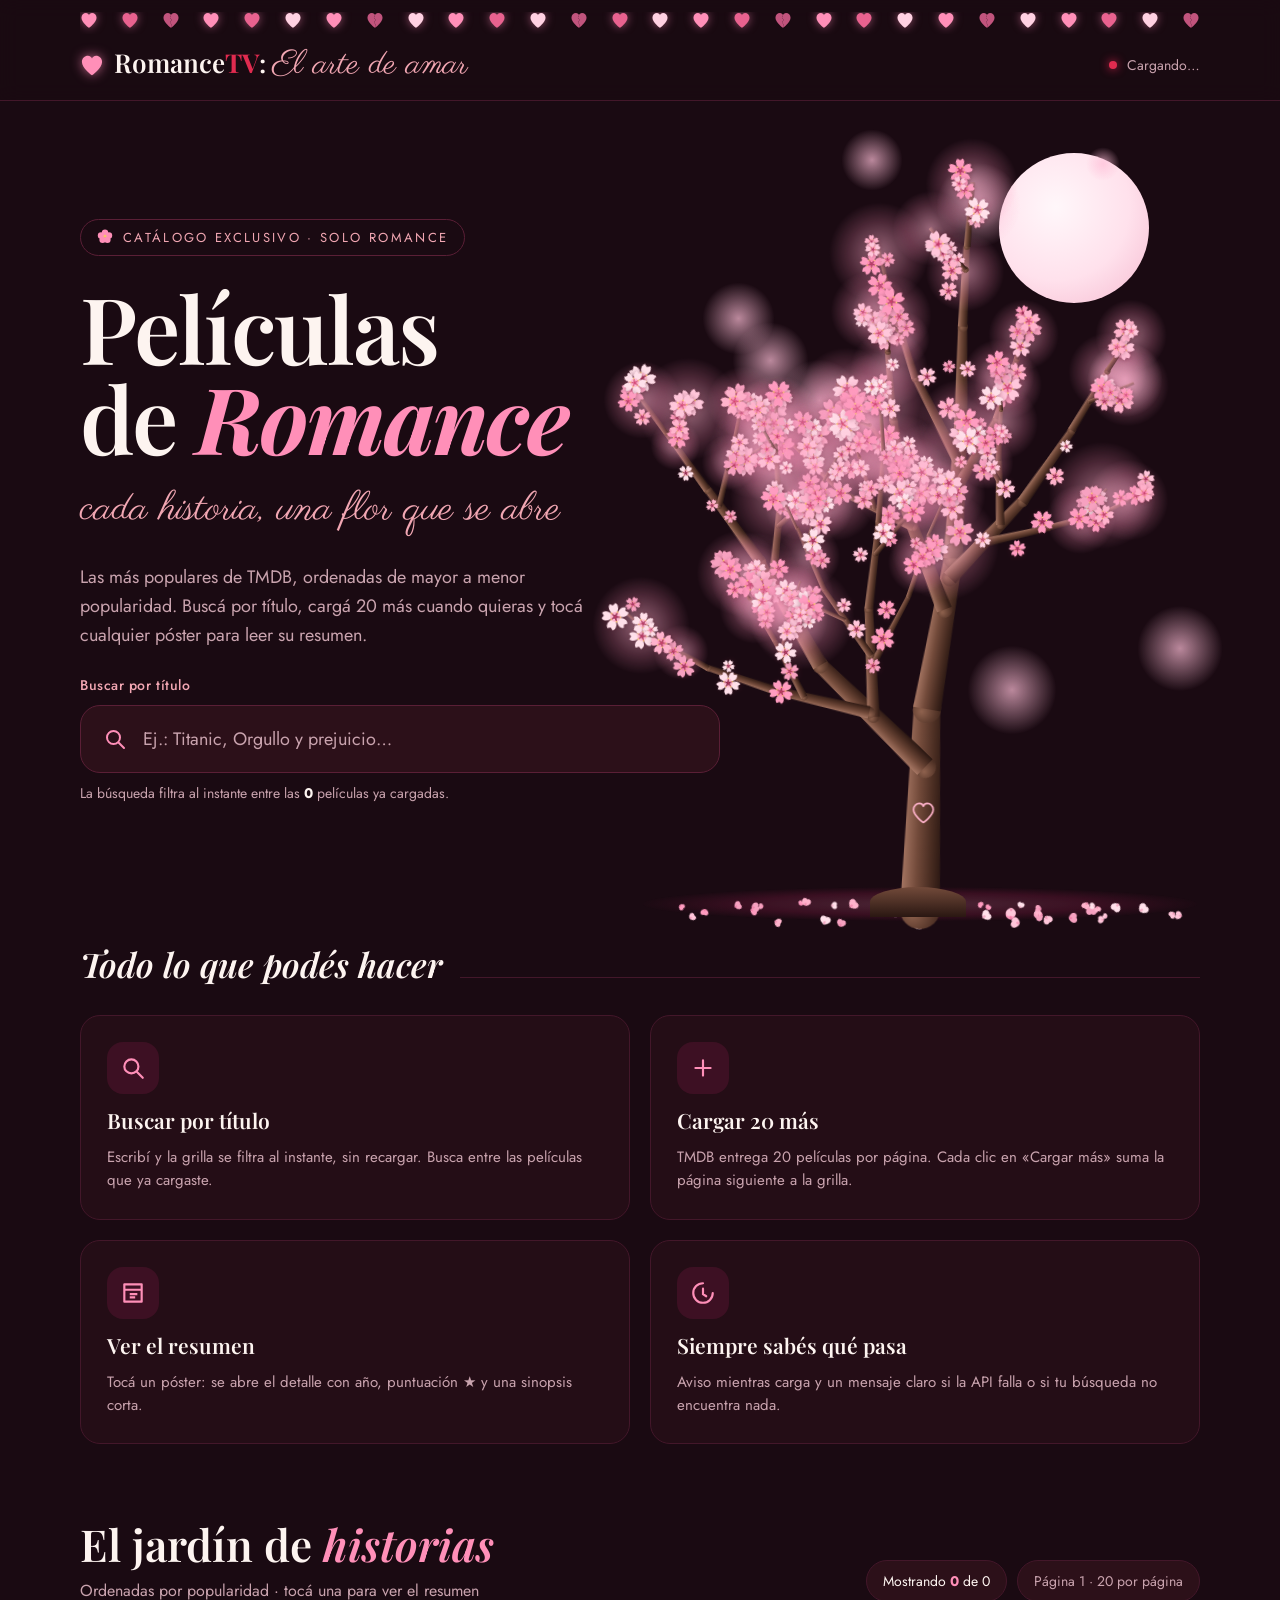
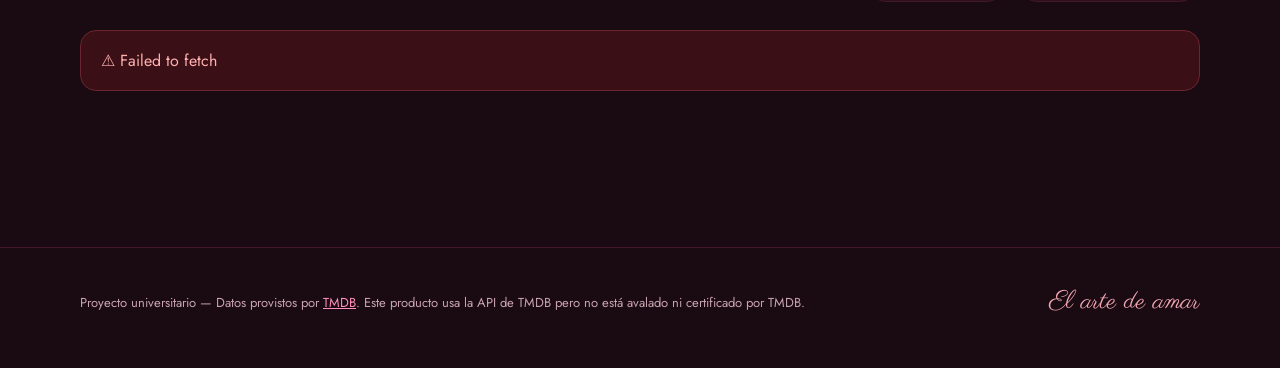
<file: index.html>
<!DOCTYPE html>
<html lang="es">
<head>
  <meta charset="UTF-8" />
  <meta name="viewport" content="width=device-width, initial-scale=1.0" />
  <title>RomanceTV: El arte de amar</title>
  <link rel="preconnect" href="https://fonts.googleapis.com" />
  <link rel="preconnect" href="https://fonts.gstatic.com" crossorigin />
  <link href="https://fonts.googleapis.com/css2?family=Playfair+Display:ital,wght@0,500;0,600;0,700;1,500;1,600;1,700&family=Parisienne&family=Jost:wght@300;400;500;600&display=swap" rel="stylesheet" />
  <link rel="stylesheet" href="style.css" />
</head>
<body>

  <svg class="sprite" aria-hidden="true" focusable="false">
    <symbol id="corazon" viewBox="0 0 100 94">
      <path fill="currentColor" d="M50 88C50 88 8 58 8 32 8 16 20 6 33 6c9 0 15 6 17 12 2-6 8-12 17-12 13 0 25 10 25 26 0 26-42 56-42 56z"></path>
    </symbol>
    <symbol id="mitad-izq" viewBox="0 0 100 94">
      <path fill="currentColor" d="M50 18c-2-6-8-12-17-12C20 6 8 16 8 32c0 26 42 56 42 56l2-20-8-12 10-12-10-12z"></path>
    </symbol>
    <symbol id="mitad-der" viewBox="0 0 100 94">
      <path fill="currentColor" d="M50 18c2-6 8-12 17-12 13 0 25 10 25 26 0 26-42 56-42 56l2-20-8-12 10-12-10-12z"></path>
    </symbol>
    <!-- pétalo de sakura con la muesca en la punta -->
    <symbol id="petalo" viewBox="-12 -2 24 32">
      <path fill="currentColor" d="M0 28C-9 22-11 10-7 3C-5 0-2 0 0 3C2 0 5 0 7 3C11 10 9 22 0 28Z"></path>
      <path fill="#e0487e" opacity=".35" d="M0 28C-3 24-3 19 0 16C3 19 3 24 0 28Z"></path>
    </symbol>
    <!-- flor de sakura: 5 pétalos, estambres y centro -->
    <symbol id="sakura" viewBox="-25 -25 50 50">
      <g fill="currentColor">
        <path d="M0 -3C-8 -9 -11 -19 -5 -24L0 -20.5L5 -24C11 -19 8 -9 0 -3Z"></path>
        <path transform="rotate(72)" d="M0 -3C-8 -9 -11 -19 -5 -24L0 -20.5L5 -24C11 -19 8 -9 0 -3Z"></path>
        <path transform="rotate(144)" d="M0 -3C-8 -9 -11 -19 -5 -24L0 -20.5L5 -24C11 -19 8 -9 0 -3Z"></path>
        <path transform="rotate(216)" d="M0 -3C-8 -9 -11 -19 -5 -24L0 -20.5L5 -24C11 -19 8 -9 0 -3Z"></path>
        <path transform="rotate(288)" d="M0 -3C-8 -9 -11 -19 -5 -24L0 -20.5L5 -24C11 -19 8 -9 0 -3Z"></path>
      </g>
      <circle r="9" fill="#ff5c93" opacity=".3"></circle>
      <path d="M0 0L5.3 -7.3M0 0L8.6 2.8M0 0L0 9M0 0L-8.6 2.8M0 0L-5.3 -7.3" stroke="#d6336c" stroke-width=".9" stroke-linecap="round" fill="none"></path>
      <g fill="#ffd36b">
        <circle cx="5.3" cy="-7.3" r="1.5"></circle><circle cx="8.6" cy="2.8" r="1.5"></circle><circle cx="0" cy="9" r="1.5"></circle><circle cx="-8.6" cy="2.8" r="1.5"></circle><circle cx="-5.3" cy="-7.3" r="1.5"></circle>
      </g>
    </symbol>
    <!-- flor simple (íconos, spinner, botón) -->
    <symbol id="flor" viewBox="0 0 40 40">
      <g fill="currentColor">
        <circle cx="20" cy="9" r="8"></circle><circle cx="30" cy="16" r="8"></circle><circle cx="26" cy="27" r="8"></circle><circle cx="14" cy="27" r="8"></circle><circle cx="10" cy="16" r="8"></circle>
      </g>
      <circle cx="20" cy="18" r="3.5" fill="#f6c667"></circle>
    </symbol>
    <symbol id="lupa" viewBox="0 0 24 24">
      <path fill="none" stroke="currentColor" stroke-width="2" stroke-linecap="round" d="M15.5 15.5 21 21M17 10.5A6.5 6.5 0 1 1 4 10.5a6.5 6.5 0 0 1 13 0Z"></path>
    </symbol>
    <symbol id="mas" viewBox="0 0 24 24">
      <path fill="none" stroke="currentColor" stroke-width="2" stroke-linecap="round" d="M12 5v14M5 12h14"></path>
    </symbol>
    <symbol id="ficha" viewBox="0 0 24 24">
      <path fill="none" stroke="currentColor" stroke-width="2" stroke-linejoin="round" d="M4 4h16v16H4zM4 9h16M9 13h7M9 16h5"></path>
    </symbol>
    <symbol id="reloj" viewBox="0 0 24 24">
      <path fill="none" stroke="currentColor" stroke-width="2" stroke-linecap="round" d="M12 3a9 9 0 1 0 9 9M12 8v5l3 2"></path>
    </symbol>
    <symbol id="cerrar" viewBox="0 0 24 24">
      <path fill="none" stroke="currentColor" stroke-width="2.2" stroke-linecap="round" d="M6 6l12 12M18 6 6 18"></path>
    </symbol>
  </svg>

  <!-- Lluvia de pétalos por toda la página (la llena sakura.js) -->
  <div id="lluvia" class="lluvia" aria-hidden="true"></div>

  <header class="header">
    <div id="corazones" class="corazones-fila" aria-hidden="true"></div>
    <div class="header-inner">
      <div class="logo">
        <svg class="logo-corazon latido" aria-hidden="true"><use href="#corazon"></use></svg>
        <span>Romance<strong>TV</strong>: <em class="script">El arte de amar</em></span>
      </div>
      <p class="header-estado">
        <span class="punto" aria-hidden="true"></span>
        <span id="header-count">Cargando…</span>
      </p>
    </div>
  </header>

  <main>
    <!-- HERO -->
    <section class="hero">
      <div class="hero-texto">
        <p class="kicker rise" style="--d:.1s">
          <svg aria-hidden="true"><use href="#flor"></use></svg>
          Catálogo exclusivo · solo romance
        </p>
        <h1>
          <span class="rise" style="--d:.25s">Películas</span>
          <span class="rise" style="--d:.4s">de <em>Romance</em></span>
        </h1>
        <p class="hero-script script rise" style="--d:.6s">cada historia, una flor que se abre</p>
        <p class="hero-bajada rise" style="--d:.75s">Las más populares de TMDB, ordenadas de mayor a menor popularidad. Buscá por título, cargá 20 más cuando quieras y tocá cualquier póster para leer su resumen.</p>

        <div class="buscador rise" style="--d:.9s">
          <label for="search-input">Buscar por título</label>
          <div class="search-bar">
            <svg class="lupa" aria-hidden="true"><use href="#lupa"></use></svg>
            <input id="search-input" type="search" placeholder="Ej.: Titanic, Orgullo y prejuicio…" autocomplete="off" />
          </div>
          <p class="ayuda">La búsqueda filtra al instante entre las <strong id="search-count">0</strong> películas ya cargadas.</p>
        </div>
      </div>

      <!-- Árbol de cerezo: lo arma sakura.js -->
      <div class="tree-stage" aria-hidden="true">
        <div id="tree" class="tree">
          <div class="moon"></div>
          <div class="ground"></div>
          <div class="flare"></div>
        </div>
      </div>
    </section>

    <!-- QUÉ PODÉS HACER -->
    <section class="funciones">
      <div class="titulo-linea">
        <h2>Todo lo que podés hacer</h2>
        <span aria-hidden="true"></span>
      </div>
      <div class="funciones-grid">
        <article class="feat rise" style="--d:1s">
          <div class="feat-ico"><svg aria-hidden="true"><use href="#lupa"></use></svg></div>
          <h3>Buscar por título</h3>
          <p>Escribí y la grilla se filtra al instante, sin recargar. Busca entre las películas que ya cargaste.</p>
        </article>
        <article class="feat rise" style="--d:1.1s">
          <div class="feat-ico"><svg aria-hidden="true"><use href="#mas"></use></svg></div>
          <h3>Cargar 20 más</h3>
          <p>TMDB entrega 20 películas por página. Cada clic en «Cargar más» suma la página siguiente a la grilla.</p>
        </article>
        <article class="feat rise" style="--d:1.2s">
          <div class="feat-ico"><svg aria-hidden="true"><use href="#ficha"></use></svg></div>
          <h3>Ver el resumen</h3>
          <p>Tocá un póster: se abre el detalle con año, puntuación ★ y una sinopsis corta.</p>
        </article>
        <article class="feat rise" style="--d:1.3s">
          <div class="feat-ico"><svg aria-hidden="true"><use href="#reloj"></use></svg></div>
          <h3>Siempre sabés qué pasa</h3>
          <p>Aviso mientras carga y un mensaje claro si la API falla o si tu búsqueda no encuentra nada.</p>
        </article>
      </div>
    </section>

    <!-- CATÁLOGO -->
    <section class="catalogo">
      <div class="catalogo-head">
        <div>
          <h2>El jardín de <em>historias</em></h2>
          <p>Ordenadas por popularidad · tocá una para ver el resumen</p>
        </div>
        <div class="chips">
          <span class="chip">Mostrando <strong id="shown-count">0</strong> de <span id="loaded-count">0</span></span>
          <span class="chip chip-suave" id="page-info">Página 1 · 20 por página</span>
        </div>
      </div>

      <div id="status-area" class="status-area"></div>

      <div id="results-grid" class="grid"></div>

      <div class="mas-zona">
        <button id="load-more" class="load-more" type="button" hidden>
          <span class="ring" aria-hidden="true"></span>
          <svg class="load-more-flor" aria-hidden="true"><use href="#flor"></use></svg>
          <span id="load-more-label">Cargar 20 más</span>
        </button>
        <div id="fin" class="fin" hidden>
          <p class="script">Recorriste todo el jardín</p>
          <p>No hay más páginas para cargar.</p>
        </div>
      </div>
    </section>
  </main>

  <footer class="footer">
    <p>Proyecto universitario — Datos provistos por <a href="https://www.themoviedb.org/" target="_blank" rel="noopener">TMDB</a>. Este producto usa la API de TMDB pero no está avalado ni certificado por TMDB.</p>
    <p class="script footer-firma">El arte de amar</p>
  </footer>

  <div id="modal-overlay" class="modal-overlay" hidden>
    <div class="modal" role="dialog" aria-modal="true" aria-label="Resumen de la película">
      <div id="modal-burst" class="burst" aria-hidden="true"></div>
      <button id="modal-close" class="modal-close" type="button" aria-label="Cerrar resumen">
        <svg aria-hidden="true"><use href="#cerrar"></use></svg>
      </button>
      <div id="modal-content" class="modal-content"></div>
    </div>
  </div>

  <script type="module" src="sakura.js"></script>
  <script type="module" src="script.js"></script>
</body>
</html>
</file>
<file: style.css>
:root {
  --noche: #1a0a12;
  --vino: #3d1023;
  --vino-suave: #43172a;
  --borde: #5a1f36;
  --panel: #240d16;
  --tarjeta: #2c1019;
  --pasion: #e02b4f;
  --rubor: #f2a7b3;
  --oro: #d9a441;
  --marfil: #fdf4f0;
  --texto-suave: #c9a3ae;
  --sakura-1: #ffd1e2;
  --sakura-2: #ff8fb8;
  --sakura-3: #e8628f;
  --sakura-roto: #c1547d;
  --serif: "Playfair Display", Georgia, serif;
  --script: "Parisienne", cursive;
  --lado: 80px;
  --ease: cubic-bezier(.2, .8, .2, 1);
}

* { box-sizing: border-box; }

html { overflow-x: hidden; }

body {
  margin: 0;
  font-family: "Jost", system-ui, sans-serif;
  background: var(--noche);
  color: var(--marfil);
  min-height: 100vh;
  overflow-x: hidden;
}

a { color: var(--sakura-2); }
a:hover { color: var(--sakura-1); }

h1, h2, h3 { font-family: var(--serif); font-weight: 600; margin: 0; }
h2 em, h1 em { color: var(--sakura-2); }

.script { font-family: var(--script); font-weight: 400; font-style: normal; }

.sprite { position: absolute; width: 0; height: 0; overflow: hidden; }

main, .footer { position: relative; z-index: 2; }

/* Entrada escalonada: cada elemento define su retraso con --d */
@keyframes rise {
  from { opacity: 0; transform: translateY(38px); filter: blur(6px); }
  to { opacity: 1; transform: none; filter: none; }
}
.rise { animation: rise .9s var(--ease) var(--d, 0s) both; }

@keyframes latido {
  0%, 100% { transform: scale(1); }
  12% { transform: scale(1.18); }
  24% { transform: scale(.96); }
  36% { transform: scale(1.1); }
  50% { transform: scale(1); }
}
.latido { animation: latido 2.6s ease-in-out infinite; transform-origin: 50% 60%; }

@keyframes girar { to { transform: rotate(360deg); } }

/* ================= Header ================= */
.header {
  position: sticky;
  top: 0;
  z-index: 30;
  background: rgba(26, 10, 18, .9);
  backdrop-filter: blur(10px);
  border-bottom: 1px solid var(--vino-suave);
  padding: 12px var(--lado);
}

.corazones-fila {
  display: flex;
  justify-content: space-between;
  height: 22px;
  overflow: hidden;
}

.corazones-fila > svg {
  width: 18px;
  height: 17px;
  flex-shrink: 0;
  filter: drop-shadow(0 0 5px rgba(255, 143, 184, .55));
}

.corazon-roto {
  position: relative;
  display: inline-block;
  width: 18px;
  height: 17px;
  flex-shrink: 0;
}

.corazon-roto .mitad {
  position: absolute;
  inset: 0;
  width: 100%;
  height: 100%;
  color: var(--sakura-roto);
  transform-origin: 50% 94%;
}
.mitad-izq { animation: romper-izq 4.4s ease-in-out infinite; }
.mitad-der { animation: romper-der 4.4s ease-in-out infinite; }

@keyframes romper-izq {
  0%, 52% { transform: translate(0, 0) rotate(0); }
  68% { transform: translate(-22%, 12%) rotate(-14deg); }
  84% { transform: translate(-8%, 4%) rotate(-5deg); }
  100% { transform: translate(0, 0) rotate(0); }
}
@keyframes romper-der {
  0%, 52% { transform: translate(0, 0) rotate(0); }
  68% { transform: translate(22%, 15%) rotate(15deg); }
  84% { transform: translate(8%, 5%) rotate(6deg); }
  100% { transform: translate(0, 0) rotate(0); }
}

.header-inner {
  display: flex;
  align-items: center;
  justify-content: space-between;
  gap: 16px;
  margin-top: 8px;
}

.logo {
  display: flex;
  align-items: center;
  gap: 10px;
  font-family: var(--serif);
  font-size: 26px;
  font-weight: 600;
}
.logo strong { color: var(--pasion); font-weight: 700; }
.logo em { color: var(--rubor); font-size: 1.3em; }

.logo-corazon {
  width: 24px;
  height: 23px;
  color: var(--sakura-2);
  filter: drop-shadow(0 0 6px rgba(255, 143, 184, .7));
  flex-shrink: 0;
}

.header-estado {
  display: flex;
  align-items: center;
  gap: 10px;
  margin: 0;
  font-size: 14px;
  color: var(--texto-suave);
}

.punto {
  width: 8px;
  height: 8px;
  border-radius: 50%;
  background: var(--pasion);
  box-shadow: 0 0 10px var(--pasion);
}

/* ================= Hero ================= */
.hero {
  position: relative;
  min-height: 820px;
  display: flex;
  align-items: center;
  padding: 0 var(--lado);
}

.hero-texto {
  position: relative;
  z-index: 3;
  width: 640px;
  max-width: 100%;
  display: flex;
  flex-direction: column;
  gap: 26px;
}

.kicker {
  display: inline-flex;
  align-self: flex-start;
  align-items: center;
  gap: 10px;
  margin: 0;
  padding: 8px 16px;
  border: 1px solid var(--borde);
  border-radius: 999px;
  font-size: 13px;
  letter-spacing: .18em;
  text-transform: uppercase;
  color: var(--rubor);
}
.kicker svg { width: 16px; height: 16px; color: var(--sakura-2); }

.hero h1 {
  font-size: 92px;
  line-height: .98;
  letter-spacing: -.02em;
}
.hero h1 span { display: block; }
.hero h1 em { font-weight: 700; }

.hero-script { margin: -6px 0 0; font-size: 40px; color: var(--rubor); }

.hero-bajada {
  margin: 0;
  max-width: 540px;
  font-size: 18px;
  line-height: 1.6;
  color: var(--texto-suave);
}

/* Buscador */
.buscador { display: flex; flex-direction: column; gap: 10px; }

.buscador label {
  font-size: 14px;
  font-weight: 500;
  letter-spacing: .04em;
  color: var(--rubor);
}

.search-bar {
  display: flex;
  align-items: center;
  gap: 14px;
  height: 68px;
  padding: 0 22px;
  background: var(--tarjeta);
  border: 1.5px solid var(--borde);
  border-radius: 20px;
  transition: border-color .25s, box-shadow .25s, transform .25s;
}
.search-bar:focus-within {
  border-color: var(--sakura-2);
  box-shadow: 0 0 0 6px rgba(255, 143, 184, .14), 0 18px 50px rgba(224, 43, 79, .25);
  transform: translateY(-2px);
}

.lupa { width: 24px; height: 24px; color: var(--sakura-2); flex-shrink: 0; }
@keyframes lupa {
  0%, 100% { transform: rotate(0); }
  50% { transform: rotate(-14deg) scale(1.08); }
}
.search-bar:focus-within .lupa { animation: lupa 1.2s ease-in-out infinite; }

.search-bar input {
  flex: 1;
  min-width: 0;
  background: none;
  border: none;
  outline: none;
  font: inherit;
  font-size: 18px;
  color: var(--marfil);
}
.search-bar input::placeholder { color: var(--texto-suave); }

.ayuda { margin: 0; font-size: 14px; color: var(--texto-suave); }
.ayuda strong { color: var(--marfil); }

/* ================= Árbol de cerezo ================= */
.tree-stage {
  position: absolute;
  right: 30px;
  bottom: 0;
  width: 660px;
  height: 800px;
  z-index: 2;
  pointer-events: none;
}

.tree { position: absolute; inset: 0; perspective: 600px; }

.node { position: absolute; }

.sway {
  position: absolute;
  left: 0;
  top: 0;
  transform-origin: 0 0;
  animation-timing-function: ease-in-out;
  animation-iteration-count: infinite;
}

/* viento: cuanto más lejos del tronco, más se mueve la rama */
@keyframes sw0 { 0%, 100% { transform: rotate(-.5deg); } 22% { transform: rotate(.3deg); } 38% { transform: rotate(-.1deg); } 60% { transform: rotate(.5deg); } 80% { transform: rotate(-.2deg); } }
@keyframes sw1 { 0%, 100% { transform: rotate(-1.1deg); } 22% { transform: rotate(.66deg); } 38% { transform: rotate(-.22deg); } 60% { transform: rotate(1.1deg); } 80% { transform: rotate(-.44deg); } }
@keyframes sw2 { 0%, 100% { transform: rotate(-1.8deg); } 22% { transform: rotate(1.08deg); } 38% { transform: rotate(-.36deg); } 60% { transform: rotate(1.8deg); } 80% { transform: rotate(-.72deg); } }
@keyframes sw3 { 0%, 100% { transform: rotate(-2.6deg); } 22% { transform: rotate(1.56deg); } 38% { transform: rotate(-.52deg); } 60% { transform: rotate(2.6deg); } 80% { transform: rotate(-1.04deg); } }
@keyframes sw4 { 0%, 100% { transform: rotate(-3.4deg); } 22% { transform: rotate(2.04deg); } 38% { transform: rotate(-.68deg); } 60% { transform: rotate(3.4deg); } 80% { transform: rotate(-1.36deg); } }
@keyframes sw5 { 0%, 100% { transform: rotate(-4.3deg); } 22% { transform: rotate(2.58deg); } 38% { transform: rotate(-.86deg); } 60% { transform: rotate(4.3deg); } 80% { transform: rotate(-1.72deg); } }
.sw0 { animation-name: sw0; }
.sw1 { animation-name: sw1; }
.sw2 { animation-name: sw2; }
.sw3 { animation-name: sw3; }
.sw4 { animation-name: sw4; }
.sw5 { animation-name: sw5; }

@keyframes grow { from { transform: scaleX(0); } to { transform: scaleX(1); } }
.bar {
  position: absolute;
  left: 0;
  transform-origin: 0 50%;
  background: linear-gradient(180deg, #a67663 0%, #724a3a 38%, #4a2d22 72%, #2a1712 100%);
  animation: grow cubic-bezier(.35, 0, .25, 1) both;
}

@keyframes fadein { from { opacity: 0; } to { opacity: 1; } }
.knot {
  position: absolute;
  border-radius: 50%;
  background: radial-gradient(circle at 38% 32%, #8f624e, #4a2d22 70%);
  animation: fadein .5s ease both;
}

.fl { position: absolute; }

@keyframes bud {
  0% { transform: scale(0); opacity: 0; }
  35% { transform: scale(1); opacity: 1; }
  75% { transform: scale(1.15); opacity: 1; }
  100% { transform: scale(1.5); opacity: 0; }
}
.bud {
  position: absolute;
  left: 32%;
  top: 28%;
  width: 36%;
  height: 44%;
  border-radius: 50% 50% 45% 45% / 60% 60% 40% 40%;
  background: radial-gradient(circle at 40% 30%, #ffa8c8, #c2255c);
  opacity: 0;
  animation: bud 1.3s ease-out both;
}

@keyframes open {
  0% { transform: scale(0) rotate(-160deg); opacity: 0; }
  45% { opacity: 1; }
  75% { transform: scale(1.12) rotate(6deg); }
  100% { transform: scale(1) rotate(0); opacity: 1; }
}
.open {
  position: absolute;
  inset: 0;
  width: 100%;
  height: 100%;
  overflow: visible;
  filter: drop-shadow(0 1px 2px rgba(90, 20, 40, .35));
  animation: open 1.1s cubic-bezier(.3, 1.3, .5, 1) both;
}

@keyframes puff { from { opacity: 0; transform: scale(.3); } to { opacity: 1; transform: scale(1); } }
.puff {
  position: absolute;
  border-radius: 50%;
  background: radial-gradient(circle, rgba(255, 176, 204, .55) 0%, rgba(255, 143, 184, .2) 45%, rgba(255, 143, 184, 0) 70%);
  animation: puff 2.4s ease-out both;
}

@keyframes drawH { from { stroke-dashoffset: 320; } to { stroke-dashoffset: 0; } }
@keyframes carveGlow {
  0%, 100% { filter: drop-shadow(0 0 2px rgba(255, 143, 184, .5)); }
  50% { filter: drop-shadow(0 0 9px rgba(255, 143, 184, 1)); }
}
.carve { position: absolute; }
.carve svg { display: block; width: 100%; height: 100%; overflow: visible; animation: carveGlow 2.6s ease-in-out infinite; }
.carve-path {
  fill: none;
  stroke: #ffb3cc;
  stroke-width: 7;
  stroke-linejoin: round;
  stroke-dasharray: 320;
  animation: drawH 2.2s ease both;
}

@keyframes moonIn { from { opacity: 0; transform: translateY(60px) scale(.8); } to { opacity: 1; transform: none; } }
@keyframes moonGlow {
  0%, 100% { box-shadow: 0 0 60px 18px rgba(255, 190, 215, .28), 0 0 160px 60px rgba(224, 43, 79, .12); }
  50% { box-shadow: 0 0 90px 30px rgba(255, 190, 215, .42), 0 0 220px 90px rgba(224, 43, 79, .18); }
}
.moon {
  position: absolute;
  left: 62%;
  top: 4%;
  width: 150px;
  height: 150px;
  border-radius: 50%;
  background: radial-gradient(circle at 38% 36%, #fff7fa 0%, #ffe1ec 55%, #f5b9cf 100%);
  animation: moonIn 2.4s var(--ease) both, moonGlow 5s ease-in-out 2.4s infinite;
}

@keyframes bokeh {
  0%, 100% { transform: translate(0, 0) scale(1); opacity: .25; }
  50% { transform: translate(18px, -26px) scale(1.2); opacity: .6; }
}
.bokeh {
  position: absolute;
  border-radius: 50%;
  background: radial-gradient(circle, rgba(255, 190, 215, .7), rgba(255, 143, 184, 0) 70%);
  animation: bokeh ease-in-out infinite;
}

.ground {
  position: absolute;
  left: 8%;
  right: 8%;
  bottom: 0;
  height: 34px;
  border-radius: 50%;
  background: radial-gradient(ellipse at center, rgba(255, 143, 184, .22) 0%, rgba(61, 16, 35, .9) 45%, rgba(26, 10, 18, 0) 72%);
}

.flare {
  position: absolute;
  left: 50%;
  bottom: 4px;
  width: 96px;
  height: 30px;
  margin-left: -50px;
  border-radius: 50% 50% 0 0;
  background: linear-gradient(180deg, #724a3a, #2a1712);
  animation: fadein .6s ease .2s both;
}

.gp { position: absolute; opacity: 0; animation: fadein 1.4s ease both; }

@keyframes heartUp {
  0% { transform: translate(0, 0) scale(.2); opacity: 0; }
  15% { transform: translate(-6px, -20px) scale(1); opacity: .95; }
  50% { transform: translate(10px, -90px) scale(1); }
  100% { transform: translate(-8px, -200px) scale(.6); opacity: 0; }
}
.loveHeart {
  position: absolute;
  opacity: 0;
  color: #ff5c93;
  filter: drop-shadow(0 0 6px rgba(255, 92, 147, .8));
  animation: heartUp ease-out infinite;
}

/* Pétalos: .drift los mece de lado, .flut los hace caer girando en 3D */
@keyframes drift { from { transform: translateX(-22px); } to { transform: translateX(22px); } }
.drift { position: absolute; pointer-events: none; animation: drift ease-in-out infinite alternate; }

.flut {
  display: block;
  opacity: 0;
  animation-timing-function: linear;
  animation-iteration-count: infinite;
}

@keyframes flutArbol {
  0% { transform: translate3d(0, 0, 0) rotateX(0) rotateY(0) rotateZ(0); opacity: 0; }
  6% { opacity: 1; }
  30% { transform: translate3d(-30px, 130px, 0) rotateX(160deg) rotateY(70deg) rotateZ(80deg); }
  60% { transform: translate3d(-70px, 280px, 0) rotateX(330deg) rotateY(150deg) rotateZ(170deg); }
  88% { opacity: .9; }
  100% { transform: translate3d(-110px, 440px, 0) rotateX(520deg) rotateY(230deg) rotateZ(260deg); opacity: 0; }
}
.flutArbol { animation-name: flutArbol; }

@keyframes flutPagina {
  0% { transform: translate3d(0, 0, 0) rotateX(0) rotateY(0) rotateZ(0); opacity: 0; }
  6% { opacity: .85; }
  35% { transform: translate3d(-60px, 38vh, 0) rotateX(200deg) rotateY(90deg) rotateZ(110deg); }
  70% { transform: translate3d(20px, 74vh, 0) rotateX(400deg) rotateY(180deg) rotateZ(230deg); }
  92% { opacity: .7; }
  100% { transform: translate3d(-40px, 110vh, 0) rotateX(560deg) rotateY(260deg) rotateZ(320deg); opacity: 0; }
}
.flutPagina { animation-name: flutPagina; }

.lluvia {
  position: fixed;
  inset: 0;
  z-index: 1;
  pointer-events: none;
  overflow: hidden;
  perspective: 600px;
}

/* ================= Qué podés hacer ================= */
.funciones {
  padding: 20px var(--lado) 70px;
  display: flex;
  flex-direction: column;
  gap: 28px;
}

.titulo-linea { display: flex; align-items: baseline; gap: 18px; }
.titulo-linea h2 { font-size: 34px; font-style: italic; }
.titulo-linea span { flex: 1; height: 1px; background: var(--vino-suave); }

.funciones-grid {
  display: grid;
  grid-template-columns: repeat(4, minmax(0, 1fr));
  gap: 20px;
}

.feat {
  padding: 26px;
  background: var(--panel);
  border: 1px solid var(--vino-suave);
  border-radius: 20px;
  display: flex;
  flex-direction: column;
  gap: 12px;
  transition: transform .35s var(--ease), border-color .35s, background .35s;
}
.feat:hover { transform: translateY(-6px); border-color: var(--sakura-3); background: #34121f; }
.feat h3 { font-size: 21px; }
.feat p { margin: 0; font-size: 15px; line-height: 1.55; color: var(--texto-suave); }

.feat-ico {
  width: 52px;
  height: 52px;
  border-radius: 16px;
  background: var(--vino);
  display: flex;
  align-items: center;
  justify-content: center;
  color: var(--sakura-2);
  transition: transform .35s;
}
.feat-ico svg { width: 26px; height: 26px; }
.feat:hover .feat-ico { transform: rotate(-12deg) scale(1.12); }

/* ================= Catálogo ================= */
.catalogo {
  padding: 0 var(--lado) 40px;
  display: flex;
  flex-direction: column;
  gap: 28px;
}

.catalogo-head {
  display: flex;
  align-items: flex-end;
  justify-content: space-between;
  gap: 24px;
  flex-wrap: wrap;
}
.catalogo-head h2 { font-size: 44px; }
.catalogo-head p { margin: 6px 0 0; color: var(--texto-suave); }

.chips { display: flex; gap: 10px; flex-wrap: wrap; font-size: 14px; }
.chip {
  padding: 10px 16px;
  border-radius: 999px;
  background: var(--tarjeta);
  border: 1px solid var(--vino-suave);
}
.chip strong { color: var(--sakura-2); }
.chip-suave { color: var(--texto-suave); }

/* Estados: carga, error, sin resultados */
.status-message {
  display: flex;
  align-items: center;
  gap: 14px;
  padding: 18px 20px;
  border-radius: 16px;
  font-size: 16px;
}
.status-message.loading { background: var(--tarjeta); border: 1px solid var(--vino-suave); color: var(--rubor); }
.status-message.error { background: #3a1016; border: 1px solid #6b2530; color: #ffb0b0; }

.spinner {
  width: 22px;
  height: 22px;
  flex-shrink: 0;
  border-radius: 50%;
  border: 3px solid var(--vino-suave);
  border-top-color: var(--sakura-2);
  animation: girar .8s linear infinite;
}

.vacio {
  grid-column: 1 / -1;
  padding: 56px 24px;
  border: 1.5px dashed var(--borde);
  border-radius: 24px;
  display: flex;
  flex-direction: column;
  align-items: center;
  gap: 14px;
  text-align: center;
}
.vacio h3 { font-size: 28px; }
.vacio p { margin: 0; max-width: 520px; line-height: 1.6; color: var(--texto-suave); }

/* Grilla y tarjetas (markup de createCard en script.js) */
.grid {
  display: grid;
  grid-template-columns: repeat(auto-fill, minmax(210px, 1fr));
  gap: 24px;
}

@keyframes cardIn {
  from { opacity: 0; transform: translateY(40px) scale(.94) rotate(-1deg); }
  to { opacity: 1; transform: none; }
}

.card {
  cursor: pointer;
  display: flex;
  flex-direction: column;
  background: var(--tarjeta);
  border: 1px solid var(--vino-suave);
  border-radius: 18px;
  overflow: hidden;
  position: relative;
  animation: cardIn .7s var(--ease) both;
  transition: transform .35s var(--ease), box-shadow .35s, border-color .35s;
}
/* entrada en ola, columna por columna */
.card:nth-child(5n + 2) { animation-delay: .08s; }
.card:nth-child(5n + 3) { animation-delay: .16s; }
.card:nth-child(5n + 4) { animation-delay: .24s; }
.card:nth-child(5n + 5) { animation-delay: .32s; }

.card:hover {
  transform: translateY(-10px) rotate(-.6deg);
  border-color: var(--pasion);
  box-shadow: 0 26px 60px rgba(224, 43, 79, .28), 0 0 0 1px var(--pasion);
}

.card-poster-wrap {
  position: relative;
  aspect-ratio: 2 / 3;
  overflow: hidden;
  background: radial-gradient(130% 90% at 30% 15%, var(--sakura-2) 0%, #7a1f3d 58%, var(--noche) 100%);
}

.card-poster-wrap img {
  position: absolute;
  inset: 0;
  width: 100%;
  height: 100%;
  object-fit: cover;
  transition: transform .6s var(--ease);
}
.card:hover .card-poster-wrap img { transform: scale(1.08); }

.no-poster {
  display: flex;
  align-items: center;
  justify-content: center;
  height: 100%;
  font-size: 2.4rem;
  opacity: .8;
}

/* brillo que cruza el póster */
.card-poster-wrap::after {
  content: "";
  position: absolute;
  inset: 0;
  background: linear-gradient(115deg, transparent 30%, rgba(255, 255, 255, .22) 50%, transparent 70%);
  transform: translateX(-120%);
}
.card:hover .card-poster-wrap::after { transition: transform .9s ease; transform: translateX(120%); }

/* corazón que aparece en la esquina */
.card::after {
  content: "";
  position: absolute;
  top: 10px;
  right: 10px;
  width: 26px;
  height: 25px;
  background: var(--sakura-2);
  -webkit-mask: url("data:image/svg+xml,%3Csvg xmlns='http://www.w3.org/2000/svg' viewBox='0 0 100 94'%3E%3Cpath d='M50 88C50 88 8 58 8 32 8 16 20 6 33 6c9 0 15 6 17 12 2-6 8-12 17-12 13 0 25 10 25 26 0 26-42 56-42 56z'/%3E%3C/svg%3E") center / contain no-repeat;
  mask: url("data:image/svg+xml,%3Csvg xmlns='http://www.w3.org/2000/svg' viewBox='0 0 100 94'%3E%3Cpath d='M50 88C50 88 8 58 8 32 8 16 20 6 33 6c9 0 15 6 17 12 2-6 8-12 17-12 13 0 25 10 25 26 0 26-42 56-42 56z'/%3E%3C/svg%3E") center / contain no-repeat;
  opacity: 0;
  transform: scale(0) rotate(-120deg);
  transition: all .45s cubic-bezier(.3, 1.6, .5, 1);
}
.card:hover::after { opacity: 1; transform: scale(1) rotate(0); }

.card-rating {
  position: absolute;
  left: 12px;
  bottom: 12px;
  font-size: 13px;
  font-weight: 600;
  color: var(--oro);
  background: rgba(26, 10, 18, .8);
  padding: 4px 10px;
  border-radius: 999px;
  transition: background .3s, color .3s;
}
.card:hover .card-rating { background: var(--pasion); color: #fff; }

.card-body {
  padding: 14px 16px 18px;
  display: flex;
  flex-direction: column;
  gap: 3px;
}
.card-title { font-size: 15px; font-weight: 600; white-space: nowrap; overflow: hidden; text-overflow: ellipsis; }
.card-year { font-size: 13px; color: var(--texto-suave); }

/* Cargar más */
.mas-zona {
  display: flex;
  flex-direction: column;
  align-items: center;
  gap: 14px;
  padding: 40px 0 20px;
}

.load-more {
  all: unset;
  box-sizing: border-box;
  cursor: pointer;
  position: relative;
  display: inline-flex;
  align-items: center;
  gap: 14px;
  min-height: 60px;
  padding: 18px 34px;
  border-radius: 999px;
  background: var(--pasion);
  color: #fff;
  font-size: 18px;
  font-weight: 500;
  box-shadow: 0 14px 40px rgba(224, 43, 79, .4);
  transition: transform .3s, box-shadow .3s;
}
.load-more[hidden] { display: none; }
.load-more:hover { transform: translateY(-3px) scale(1.03); box-shadow: 0 22px 56px rgba(224, 43, 79, .55); }
.load-more:focus-visible { outline: 3px solid var(--sakura-1); outline-offset: 4px; }
.load-more:disabled { cursor: progress; background: #8f2440; transform: none; }

.load-more-flor { width: 26px; height: 26px; color: var(--sakura-1); transition: transform .8s; }
.load-more:hover .load-more-flor { transform: rotate(216deg); }
.load-more:disabled .load-more-flor { animation: girar 1.4s linear infinite; }
.load-more:disabled #load-more-label { display: none; }
.load-more:disabled::after { content: "Cargando…"; }

@keyframes anillo { 0% { transform: scale(1); opacity: .6; } 100% { transform: scale(1.35, 1.6); opacity: 0; } }
.ring {
  position: absolute;
  inset: -2px;
  border-radius: 999px;
  border: 2px solid var(--sakura-2);
  animation: anillo 2.2s ease-out infinite;
  pointer-events: none;
}
.load-more:disabled .ring { display: none; }

.fin { text-align: center; }
.fin p { margin: 0; font-size: 14px; color: var(--texto-suave); }
.fin .script { font-size: 38px; color: var(--rubor); }

/* ================= Modal ================= */
@keyframes fondo { from { opacity: 0; } to { opacity: 1; } }
@keyframes modalIn { from { opacity: 0; transform: translateY(40px) scale(.9); } to { opacity: 1; transform: none; } }

.modal-overlay {
  position: fixed;
  inset: 0;
  z-index: 60;
  background: rgba(10, 3, 6, .78);
  backdrop-filter: blur(6px);
  display: flex;
  align-items: center;
  justify-content: center;
  padding: 24px;
  animation: fondo .3s ease both;
}
.modal-overlay[hidden] { display: none; }

.modal {
  position: relative;
  width: 760px;
  max-width: 100%;
  max-height: 90vh;
  overflow-y: auto;
  background: var(--tarjeta);
  border: 1px solid var(--borde);
  border-radius: 26px;
  box-shadow: 0 40px 100px rgba(0, 0, 0, .6), 0 0 80px rgba(224, 43, 79, .2);
  animation: modalIn .55s cubic-bezier(.2, 1.2, .3, 1) both;
}

.modal-close {
  all: unset;
  cursor: pointer;
  position: absolute;
  top: 18px;
  right: 18px;
  z-index: 2;
  width: 44px;
  height: 44px;
  border-radius: 50%;
  display: flex;
  align-items: center;
  justify-content: center;
  background: var(--vino-suave);
  color: var(--marfil);
  transition: transform .3s, background .3s;
}
.modal-close svg { width: 18px; height: 18px; }
.modal-close:hover { transform: rotate(90deg); background: var(--pasion); }
.modal-close:focus-visible { outline: 3px solid var(--sakura-1); }

.modal-content { display: grid; grid-template-columns: minmax(0, 1fr); }
.modal-content:has(.modal-poster) { grid-template-columns: 280px minmax(0, 1fr); }

.modal-poster {
  grid-row: 1 / 5;
  width: 100%;
  height: 100%;
  min-height: 420px;
  object-fit: cover;
  display: block;
  border-radius: 26px 0 0 26px;
}

.modal-content > :not(.modal-poster) { margin-left: 34px; margin-right: 34px; }
.modal-content h2 { margin-top: 72px; margin-bottom: 14px; font-size: 36px; line-height: 1.1; }
.modal-meta { margin: 0 0 16px; color: var(--oro); font-weight: 600; font-size: 15px; }
.modal-overview { margin-top: 0; margin-bottom: 36px; font-size: 16px; line-height: 1.65; color: var(--texto-suave); }

/* explosión de pétalos al abrir */
@keyframes burst {
  0% { transform: translateY(0) scale(.2); opacity: 1; }
  100% { transform: translateY(-230px) scale(1) rotate(200deg); opacity: 0; }
}
.burst { position: absolute; left: 140px; top: 50%; width: 0; height: 0; pointer-events: none; z-index: 3; }
.burst > div { position: absolute; left: 0; top: 0; }
.burst svg {
  position: absolute;
  left: -9px;
  top: -9px;
  width: 18px;
  height: 23px;
  animation: burst 1.4s cubic-bezier(.1, .7, .3, 1) both;
}

/* ================= Footer ================= */
.footer {
  padding: 36px var(--lado) 48px;
  border-top: 1px solid var(--vino-suave);
  display: flex;
  justify-content: space-between;
  align-items: center;
  gap: 24px;
  font-size: 13px;
  color: var(--texto-suave);
}
.footer p { margin: 0; }
.footer-firma { font-size: 26px; color: var(--rubor); white-space: nowrap; }

/* ================= Responsive ================= */
@media (max-width: 1280px) {
  .funciones-grid { grid-template-columns: repeat(2, minmax(0, 1fr)); }
}

/* El árbol pasa detrás del texto, más chico */
@media (max-width: 1100px) {
  :root { --lado: 40px; }
  .hero { min-height: 680px; }
  .hero h1 { font-size: 72px; }
  .tree-stage { right: -80px; transform: scale(.7); transform-origin: 100% 100%; opacity: .75; }
}

@media (max-width: 640px) {
  :root { --lado: 16px; }
  .header-estado { display: none; }
  .header-inner { justify-content: center; }
  .logo { font-size: 20px; }
  .corazones-fila > svg:nth-child(n + 15),
  .corazones-fila > .corazon-roto:nth-child(n + 15) { display: none; }

  .hero { min-height: 0; padding-top: 350px; padding-bottom: 40px; align-items: flex-start; }
  .hero h1 { font-size: 48px; }
  .hero-script { font-size: 30px; }
  .hero-bajada { font-size: 16px; }
  .search-bar { height: 56px; }
  .tree-stage { top: 10px; bottom: auto; left: 50%; right: auto; transform: translateX(-50%) scale(.42); transform-origin: 50% 0; opacity: 1; }

  .funciones-grid { grid-template-columns: minmax(0, 1fr); }
  .catalogo-head h2 { font-size: 34px; }
  .grid { grid-template-columns: repeat(2, minmax(0, 1fr)); gap: 14px; }
  .load-more { width: 100%; justify-content: center; }

  .modal-content:has(.modal-poster) { grid-template-columns: minmax(0, 1fr); }
  .modal-poster { grid-row: auto; min-height: 0; aspect-ratio: 16 / 10; border-radius: 26px 26px 0 0; }
  .modal-content > :not(.modal-poster) { margin-left: 20px; margin-right: 20px; }
  .modal-content h2 { margin-top: 20px; font-size: 28px; }
  .burst { left: 50%; top: 120px; }

  .footer { flex-direction: column; text-align: center; }
}

@media (prefers-reduced-motion: reduce) {
  *, *::before, *::after { animation: none !important; transition: none !important; }
  .bud, .flut, .drift, .loveHeart, .burst { display: none !important; }
}
</file>
